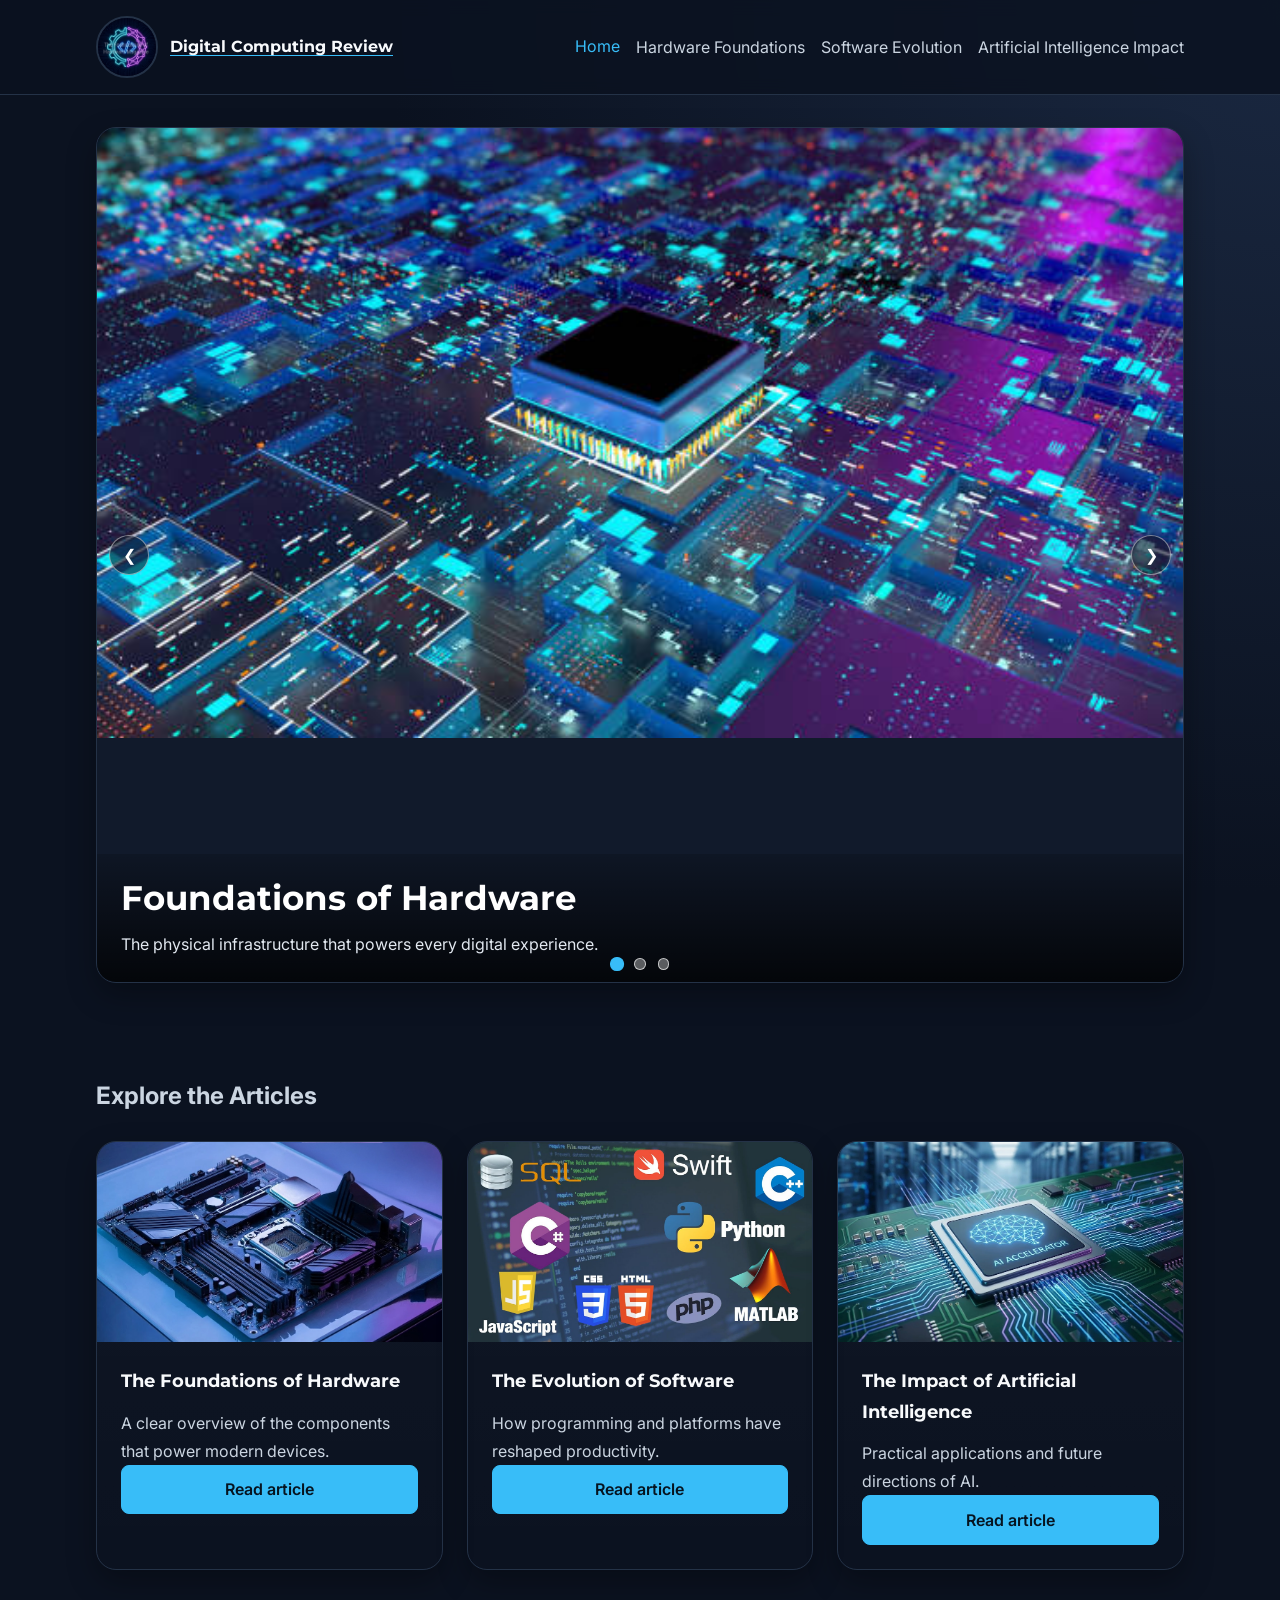
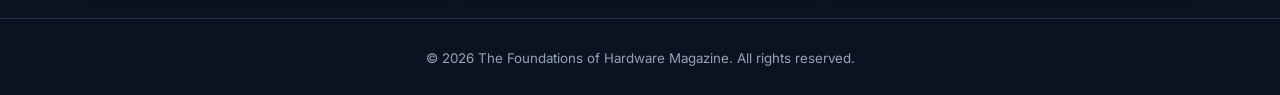
<file: index.html>
<!DOCTYPE html>
<html lang="en">

<head>
    <meta charset="UTF-8">
    <meta name="viewport" content="width=device-width, initial-scale=1.0">
    <meta name="description"
        content="A comprehensive review of the foundations of hardware, the evolution of software, and the impact of artificial intelligence on modern technology.">
    <title>Digital Computing Review</title>
    <link rel="stylesheet" href="css/variables.css">
    <link rel="stylesheet" href="css/styles.css">
</head>

<body>
    <header class="site-header">
        <nav aria-label="Main navigation" class="main-nav">
            <a href="index.html" class="brand" aria-label="Go to homepage">
                <img src="img/logo.jpg" alt="Digital Computing Review logo" class="logo">
                <p class="brand-copy">Digital Computing Review</p>
            </a>
            <div class="nav-links">
                <a href="index.html" aria-current="page">Home</a>
                <a href="article1.html">Hardware Foundations</a>
                <a href="article2.html">Software Evolution</a>
                <a href="article3.html">Artificial Intelligence Impact</a>
            </div>
        </nav>
    </header>

    <section class="carousel-section" aria-label="Featured technology topics">
        <div class="css-carousel" aria-label="Featured technology topics">
            <input class="carousel-toggle" type="radio" name="featured-slide" id="slide-1" checked>
            <input class="carousel-toggle" type="radio" name="featured-slide" id="slide-2">
            <input class="carousel-toggle" type="radio" name="featured-slide" id="slide-3">

            <div class="css-carousel-viewport">
                <div class="css-carousel-track">
                    <article class="css-carousel-slide">
                        <img src="img/hero-hardware.jpg"
                            alt="Foundations of Hardware feature image with circuit boards and server components">
                        <div class="css-carousel-caption">
                            <h2>Foundations of Hardware</h2>
                            <p>The physical infrastructure that powers every digital experience.</p>
                        </div>
                        <div class="carousel-arrows" aria-hidden="true">
                            <label for="slide-3" class="carousel-btn prev">❮</label>
                            <label for="slide-2" class="carousel-btn next">❯</label>
                        </div>
                    </article>

                    <article class="css-carousel-slide">
                        <img src="img/hero-software.jpg"
                            alt="Software Evolution feature image with development screens and architecture visuals">
                        <div class="css-carousel-caption">
                            <h2>Software Evolution</h2>
                            <p>How abstraction and platforms transformed modern engineering.</p>
                        </div>
                        <div class="carousel-arrows" aria-hidden="true">
                            <label for="slide-1" class="carousel-btn prev">❮</label>
                            <label for="slide-3" class="carousel-btn next">❯</label>
                        </div>
                    </article>

                    <article class="css-carousel-slide">
                        <img src="img/hero-ia.jpg"
                            alt="The AI Revolution feature image with neural data networks and digital patterns">
                        <div class="css-carousel-caption">
                            <h2>The AI Revolution</h2>
                            <p>Intelligent systems reshaping industries, creativity, and decision-making.</p>
                        </div>
                        <div class="carousel-arrows" aria-hidden="true">
                            <label for="slide-2" class="carousel-btn prev">❮</label>
                            <label for="slide-1" class="carousel-btn next">❯</label>
                        </div>
                    </article>
                </div>
            </div>

            <div class="carousel-dots" aria-label="Slide navigation">
                <label for="slide-1" class="carousel-dot" aria-label="Go to Foundations of Hardware"></label>
                <label for="slide-2" class="carousel-dot" aria-label="Go to Software Evolution"></label>
                <label for="slide-3" class="carousel-dot" aria-label="Go to The AI Revolution"></label>
            </div>
        </div>
    </section>

    <main>
        <section class="py-5">
            <div class="container">
                <h1 class="mb-4">Explore the Articles</h1>
                <div class="row g-4">
                    <div class="col-12 col-md-4">
                        <div class="card h-100">
                            <img src="img/Placa-base.png" class="card-img-top"
                                alt="Desktop motherboard with CPU socket">
                            <div class="card-body d-flex flex-column">
                                <h5 class="card-title">The Foundations of Hardware</h5>
                                <p class="card-text">A clear overview of the components that power modern devices.</p>
                                <a class="btn btn-primary mt-auto" href="article1.html">Read article</a>
                            </div>
                        </div>
                    </div>
                    <div class="col-12 col-md-4">
                        <div class="card h-100">
                            <img src="img/thumb-software.jpg" class="card-img-top"
                                alt="Laptop screen with software development tools">
                            <div class="card-body d-flex flex-column">
                                <h5 class="card-title">The Evolution of Software</h5>
                                <p class="card-text">How programming and platforms have reshaped productivity.</p>
                                <a class="btn btn-primary mt-auto" href="article2.html">Read article</a>
                            </div>
                        </div>
                    </div>
                    <div class="col-12 col-md-4">
                        <div class="card h-100">
                            <img src="img/ai-chip.png" class="card-img-top" alt="AI chip on a circuit board">
                            <div class="card-body d-flex flex-column">
                                <h5 class="card-title">The Impact of Artificial Intelligence</h5>
                                <p class="card-text">Practical applications and future directions of AI.</p>
                                <a class="btn btn-primary mt-auto" href="article3.html">Read article</a>
                            </div>
                        </div>
                    </div>
                </div>
            </div>
        </section>
    </main>

    <footer id="footer" class="main-footer">
        <small>© 2026 The Foundations of Hardware Magazine. All rights reserved.</small>
    </footer>
</body>

</html>
</file>
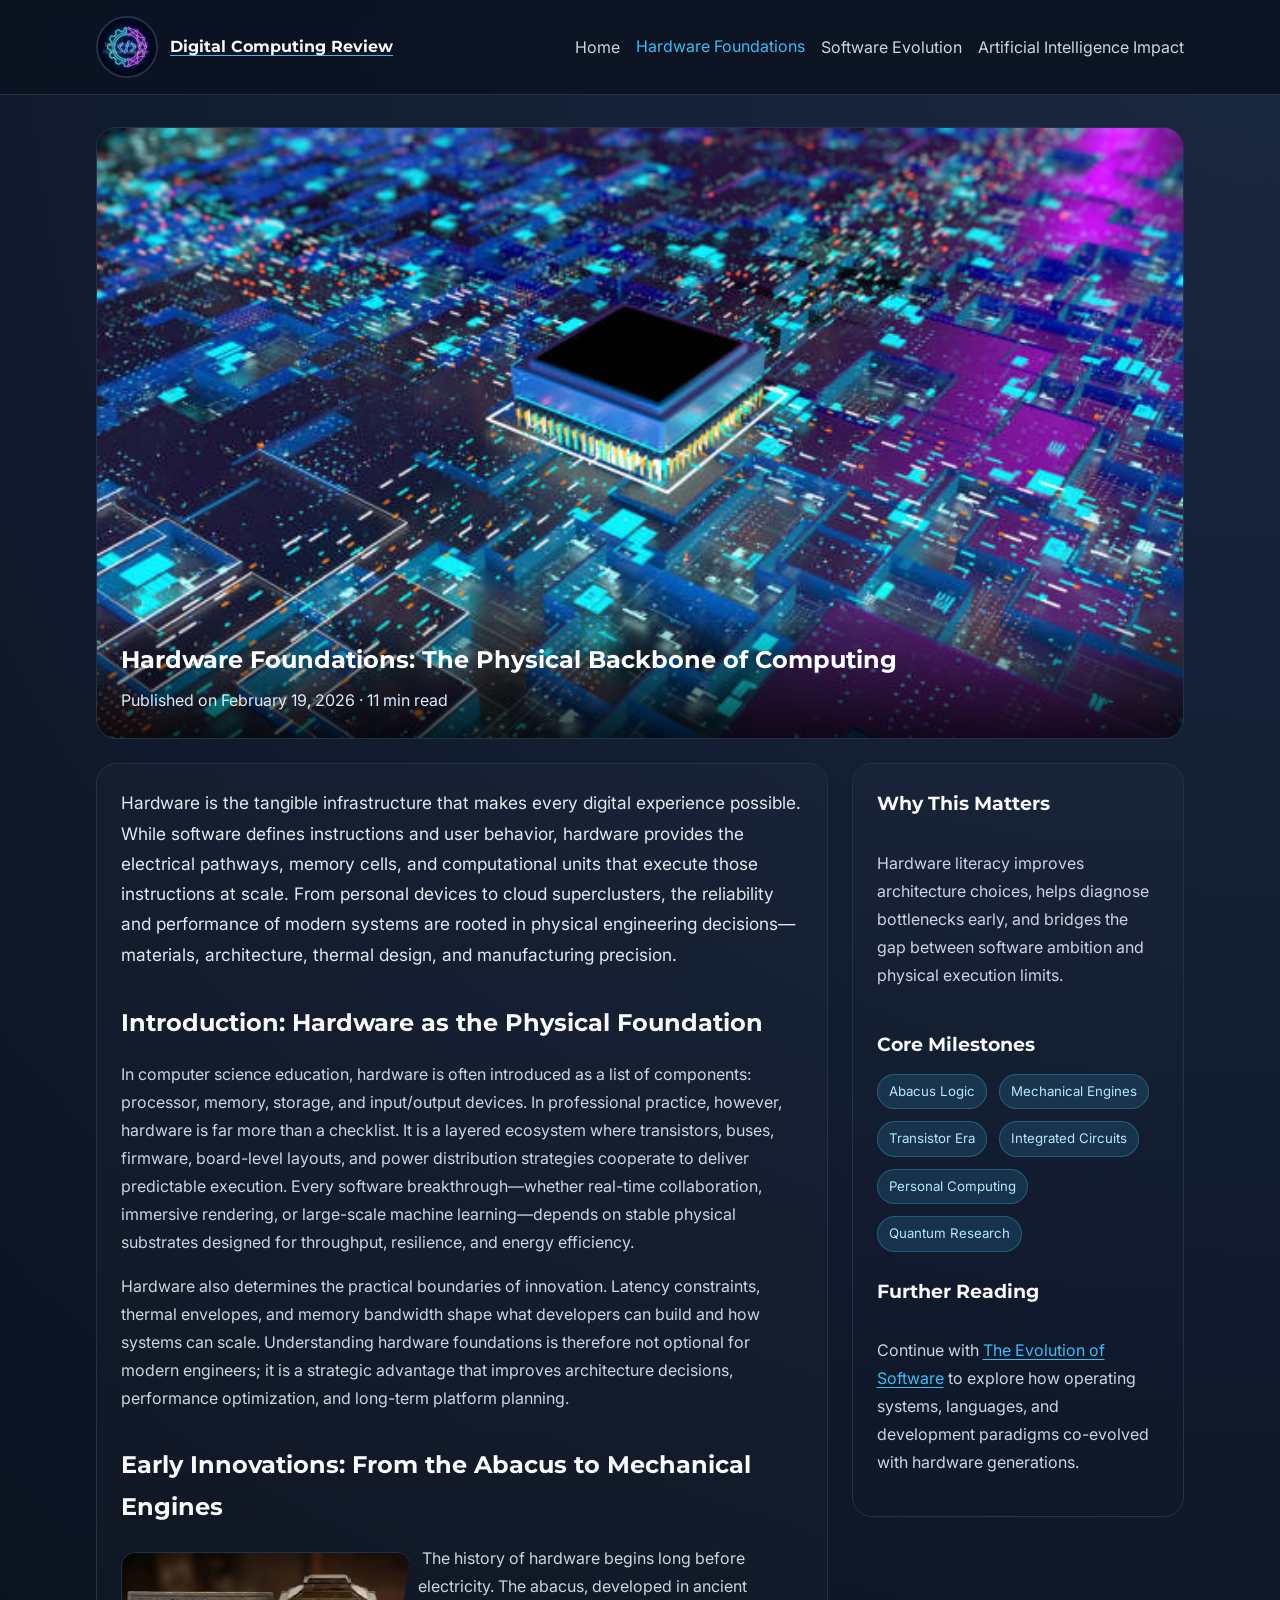
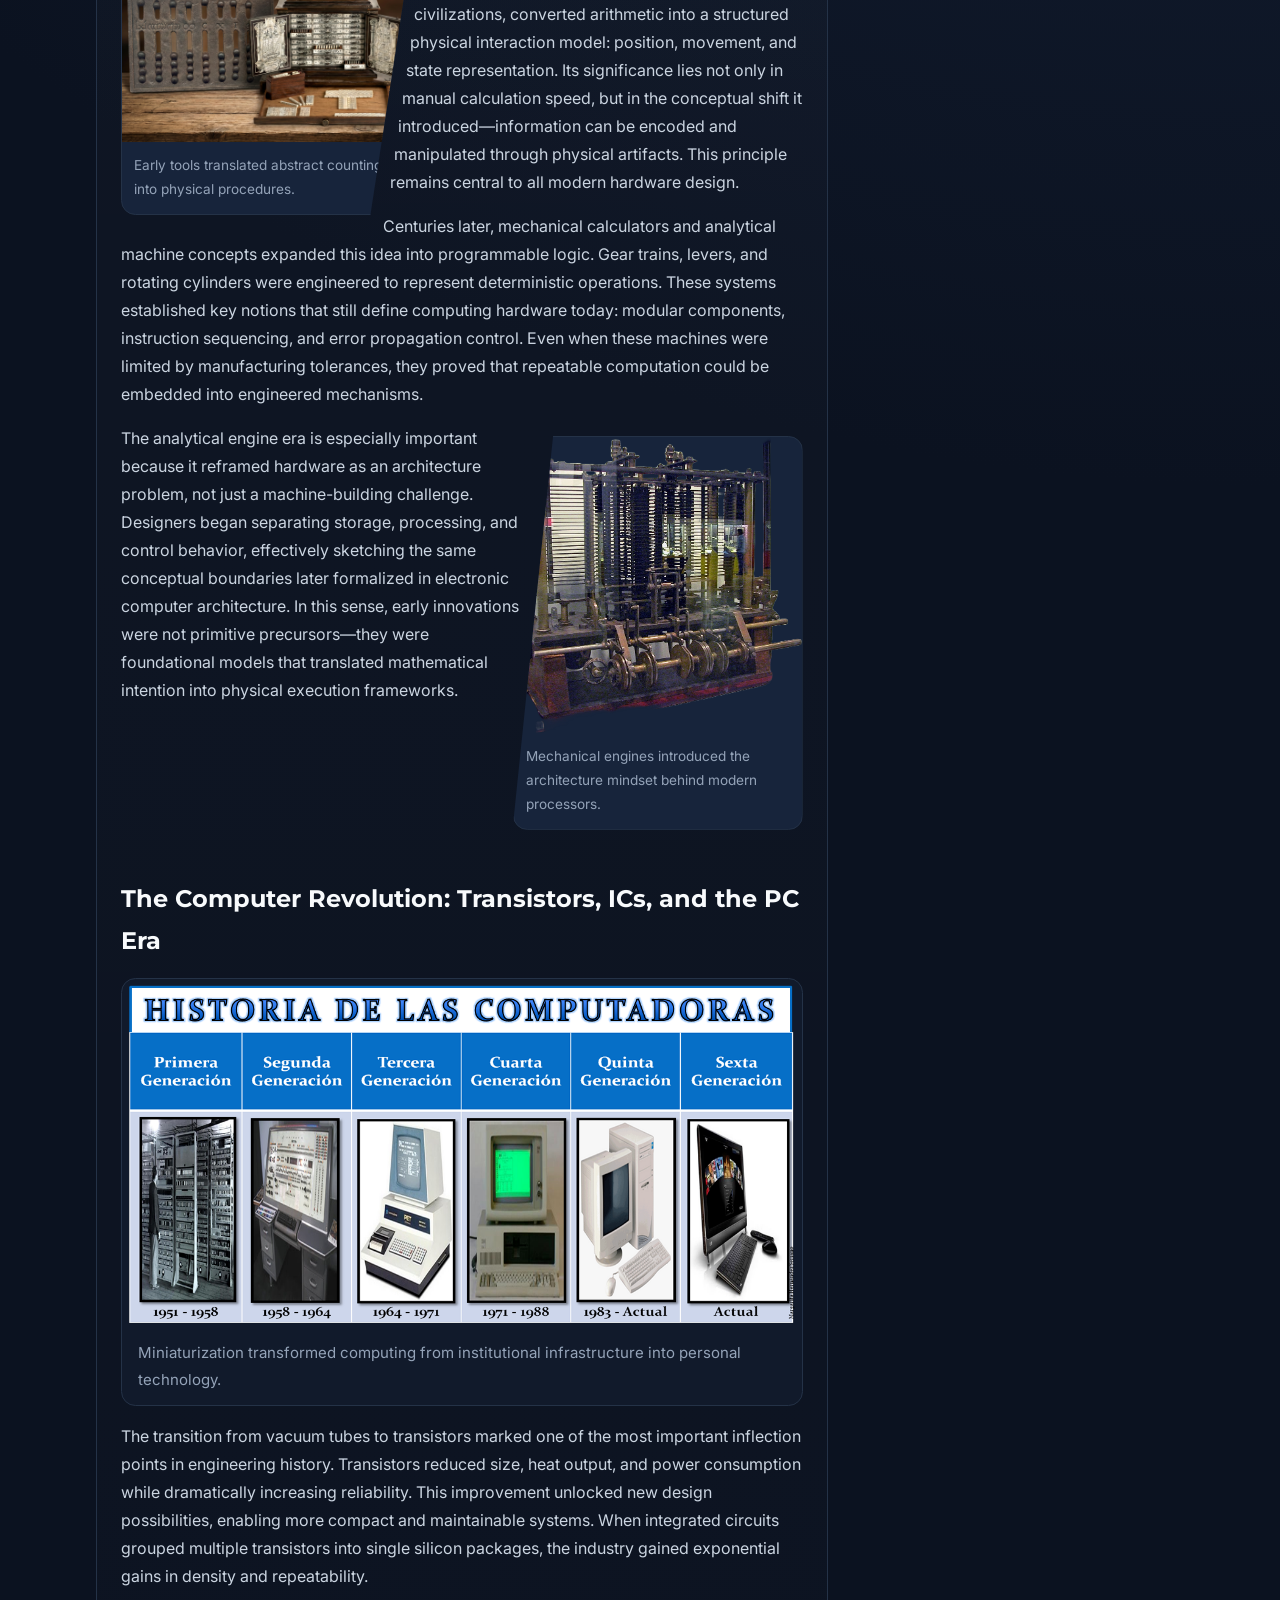
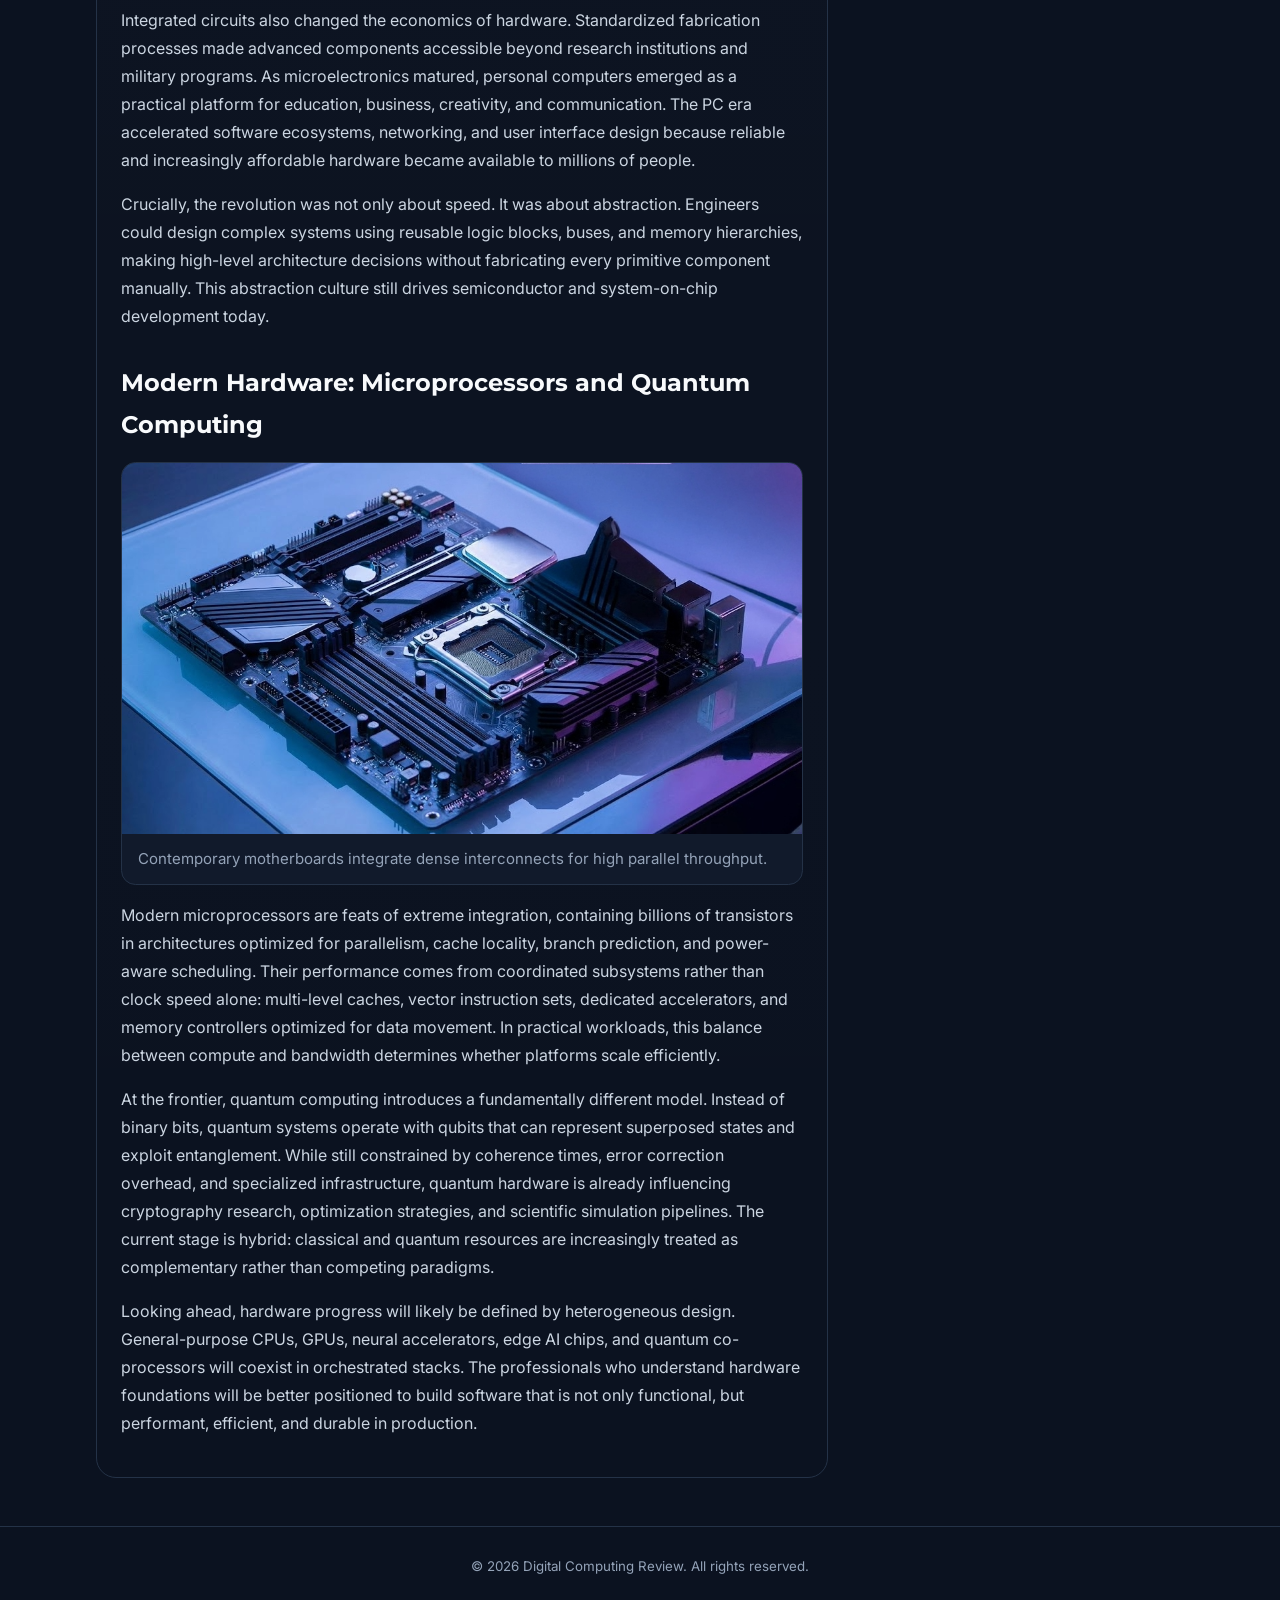
<file: article1.html>
<!DOCTYPE html>
<html lang="en">

<head>
    <meta charset="UTF-8">
    <meta name="viewport" content="width=device-width, initial-scale=1.0">
    <meta name="description"
        content="An in-depth premium article on hardware foundations, from early mechanical inventions to modern microprocessors and quantum systems.">
    <title>Hardware Foundations | Digital Computing Review</title>
    <link rel="stylesheet" href="css/variables.css">
    <link rel="stylesheet" href="css/styles.css">
</head>

<body>
    <a class="skip-link" href="#main-content">Skip to main content</a>

    <header class="site-header">
        <nav aria-label="Main navigation" class="main-nav">
            <a href="index.html" class="brand" aria-label="Go to homepage">
                <img src="img/logo.jpg" alt="Digital Computing Review logo" class="logo">
                <p class="brand-copy">Digital Computing Review</p>
            </a>
            <div class="nav-links">
                <a href="index.html">Home</a>
                <a href="article1.html" aria-current="page">Hardware Foundations</a>
                <a href="article2.html">Software Evolution</a>
                <a href="article3.html">Artificial Intelligence Impact</a>
            </div>
        </nav>
    </header>

    <main id="main-content" class="article-layout">
        <section class="hero" aria-labelledby="article-title">
            <img src="img/hero-hardware.jpg"
                alt="Close-up of high-density circuit boards and precision hardware components in a data center environment">
            <div class="hero-caption">
                <h1 id="article-title">Hardware Foundations: The Physical Backbone of Computing</h1>
                <p>Published on <time datetime="2026-02-19">February 19, 2026</time> · 11 min read</p>
            </div>
        </section>

        <section class="article-grid" aria-label="Article content and side insights">
            <article class="content">
                <p class="lead">
                    Hardware is the tangible infrastructure that makes every digital experience possible. While software
                    defines instructions and user behavior, hardware provides the electrical pathways, memory cells, and
                    computational units that execute those instructions at scale. From personal devices to cloud
                    superclusters, the reliability and performance of modern systems are rooted in physical engineering
                    decisions—materials, architecture, thermal design, and manufacturing precision.
                </p>

                <section class="article-section" id="introduction">
                    <h2>Introduction: Hardware as the Physical Foundation</h2>
                    <p>
                        In computer science education, hardware is often introduced as a list of components: processor,
                        memory, storage, and input/output devices. In professional practice, however, hardware is far
                        more than a checklist. It is a layered ecosystem where transistors, buses, firmware,
                        board-level layouts, and power distribution strategies cooperate to deliver predictable
                        execution. Every software breakthrough—whether real-time collaboration, immersive rendering, or
                        large-scale machine learning—depends on stable physical substrates designed for throughput,
                        resilience, and energy efficiency.
                    </p>
                    <p>
                        Hardware also determines the practical boundaries of innovation. Latency constraints, thermal
                        envelopes, and memory bandwidth shape what developers can build and how systems can scale.
                        Understanding hardware foundations is therefore not optional for modern engineers; it is a
                        strategic advantage that improves architecture decisions, performance optimization, and
                        long-term
                        platform planning.
                    </p>
                </section>

                <section class="article-section" id="early-innovations">
                    <h2>Early Innovations: From the Abacus to Mechanical Engines</h2>
                    <figure class="float-left">
                        <img src="img/Early-Innovations.png"
                            alt="Illustrative timeline showing early computational tools, including counting frames and mechanical devices">
                        <figcaption>Early tools translated abstract counting into physical procedures.</figcaption>
                    </figure>
                    <p>
                        The history of hardware begins long before electricity. The abacus, developed in ancient
                        civilizations, converted arithmetic into a structured physical interaction model: position,
                        movement, and state representation. Its significance lies not only in manual calculation speed,
                        but in the conceptual shift it introduced—information can be encoded and manipulated through
                        physical artifacts. This principle remains central to all modern hardware design.
                    </p>
                    <p>
                        Centuries later, mechanical calculators and analytical machine concepts expanded this idea into
                        programmable logic. Gear trains, levers, and rotating cylinders were engineered to represent
                        deterministic operations. These systems established key notions that still define computing
                        hardware today: modular components, instruction sequencing, and error propagation control. Even
                        when these machines were limited by manufacturing tolerances, they proved that repeatable
                        computation could be embedded into engineered mechanisms.
                    </p>
                    <figure class="float-right">
                        <img src="img/máquina_analítica.jpg"
                            alt="Historical depiction of an analytical engine with interconnected gears and control mechanisms">
                        <figcaption>Mechanical engines introduced the architecture mindset behind modern processors.
                        </figcaption>
                    </figure>
                    <p>
                        The analytical engine era is especially important because it reframed hardware as an
                        architecture problem, not just a machine-building challenge. Designers began separating storage,
                        processing, and control behavior, effectively sketching the same conceptual boundaries later
                        formalized in electronic computer architecture. In this sense, early innovations were not
                        primitive precursors—they were foundational models that translated mathematical intention into
                        physical execution frameworks.
                    </p>
                </section>

                <section class="article-section" id="computer-revolution">
                    <h2>The Computer Revolution: Transistors, ICs, and the PC Era</h2>
                    <figure class="media-card">
                        <img src="img/computer-evolution.png"
                            alt="Visual comparison of vacuum tube systems, transistor-based computers, and integrated circuit platforms">
                        <figcaption>Miniaturization transformed computing from institutional infrastructure into
                            personal technology.</figcaption>
                    </figure>
                    <p>
                        The transition from vacuum tubes to transistors marked one of the most important inflection
                        points in engineering history. Transistors reduced size, heat output, and power consumption
                        while dramatically increasing reliability. This improvement unlocked new design possibilities,
                        enabling more compact and maintainable systems. When integrated circuits grouped multiple
                        transistors into single silicon packages, the industry gained exponential gains in density and
                        repeatability.
                    </p>
                    <p>
                        Integrated circuits also changed the economics of hardware. Standardized fabrication processes
                        made advanced components accessible beyond research institutions and military programs. As
                        microelectronics matured, personal computers emerged as a practical platform for education,
                        business, creativity, and communication. The PC era accelerated software ecosystems, networking,
                        and user interface design because reliable and increasingly affordable hardware became available
                        to millions of people.
                    </p>
                    <p>
                        Crucially, the revolution was not only about speed. It was about abstraction. Engineers could
                        design complex systems using reusable logic blocks, buses, and memory hierarchies, making
                        high-level architecture decisions without fabricating every primitive component manually. This
                        abstraction culture still drives semiconductor and system-on-chip development today.
                    </p>
                </section>

                <section class="article-section" id="modern-hardware">
                    <h2>Modern Hardware: Microprocessors and Quantum Computing</h2>
                    <figure class="media-card">
                        <img src="img/Placa-base.png"
                            alt="Modern motherboard with a multi-core processor socket, memory channels, and high-speed expansion lanes">
                        <figcaption>Contemporary motherboards integrate dense interconnects for high parallel
                            throughput.</figcaption>
                    </figure>
                    <p>
                        Modern microprocessors are feats of extreme integration, containing billions of transistors in
                        architectures optimized for parallelism, cache locality, branch prediction, and power-aware
                        scheduling. Their performance comes from coordinated subsystems rather than clock speed alone:
                        multi-level caches, vector instruction sets, dedicated accelerators, and memory controllers
                        optimized for data movement. In practical workloads, this balance between compute and bandwidth
                        determines whether platforms scale efficiently.
                    </p>
                    <p>
                        At the frontier, quantum computing introduces a fundamentally different model. Instead of binary
                        bits, quantum systems operate with qubits that can represent superposed states and exploit
                        entanglement. While still constrained by coherence times, error correction overhead, and
                        specialized infrastructure, quantum hardware is already influencing cryptography research,
                        optimization strategies, and scientific simulation pipelines. The current stage is hybrid:
                        classical and quantum resources are increasingly treated as complementary rather than competing
                        paradigms.
                    </p>
                    <p>
                        Looking ahead, hardware progress will likely be defined by heterogeneous design. General-purpose
                        CPUs, GPUs, neural accelerators, edge AI chips, and quantum co-processors will coexist in
                        orchestrated stacks. The professionals who understand hardware foundations will be better
                        positioned to build software that is not only functional, but performant, efficient, and durable
                        in production.
                    </p>
                </section>
            </article>

            <aside class="side-panel" aria-label="Complementary highlights">
                <section class="side-block">
                    <h3>Why This Matters</h3>
                    <p>
                        Hardware literacy improves architecture choices, helps diagnose bottlenecks early, and bridges
                        the gap between software ambition and physical execution limits.
                    </p>
                </section>

                <section class="side-block">
                    <h3>Core Milestones</h3>
                    <div class="tag-list" aria-label="Hardware milestone tags">
                        <span class="tag">Abacus Logic</span>
                        <span class="tag">Mechanical Engines</span>
                        <span class="tag">Transistor Era</span>
                        <span class="tag">Integrated Circuits</span>
                        <span class="tag">Personal Computing</span>
                        <span class="tag">Quantum Research</span>
                    </div>
                </section>

                <section class="side-block">
                    <h3>Further Reading</h3>
                    <p>
                        Continue with <a href="article2.html">The Evolution of Software</a> to explore how operating
                        systems, languages, and development paradigms co-evolved with hardware generations.
                    </p>
                </section>
            </aside>
        </section>
    </main>

    <footer id="footer" class="main-footer">
        <small>© 2026 Digital Computing Review. All rights reserved.</small>
    </footer>
</body>

</html>
</file>
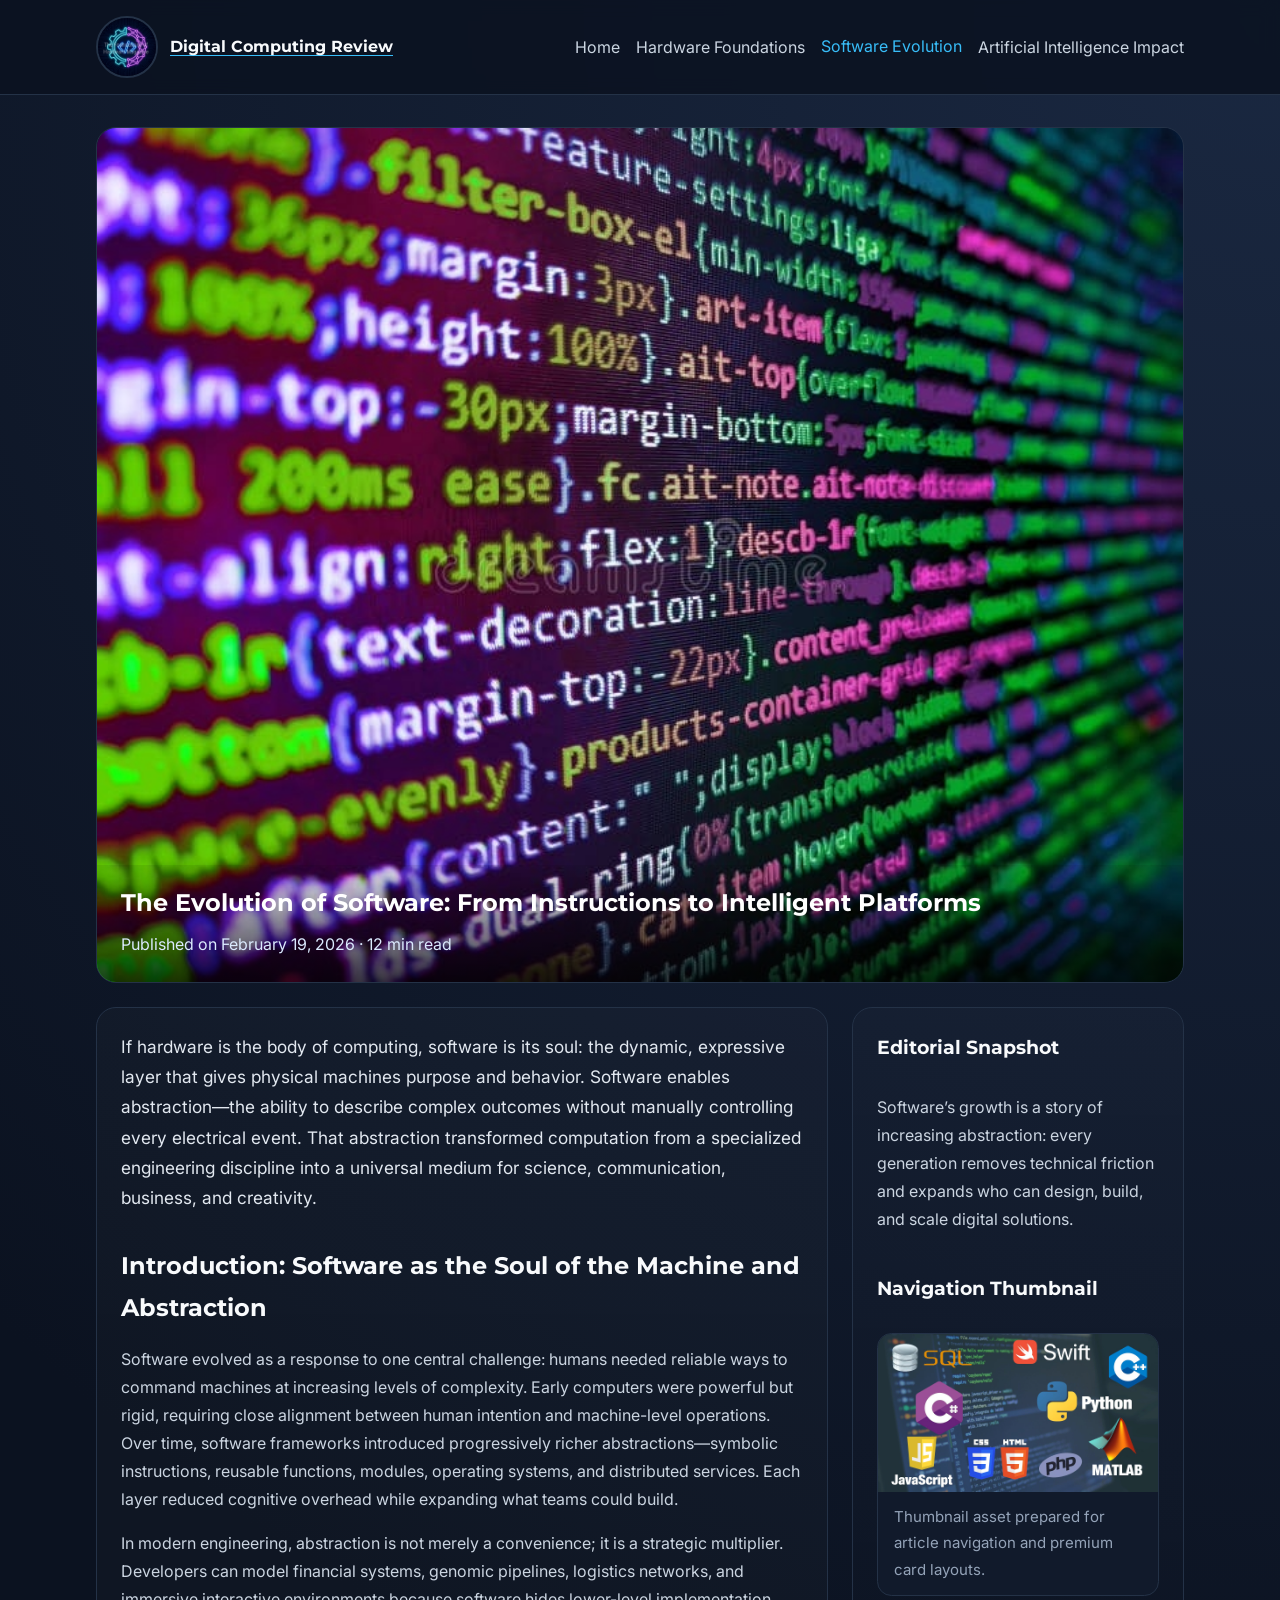
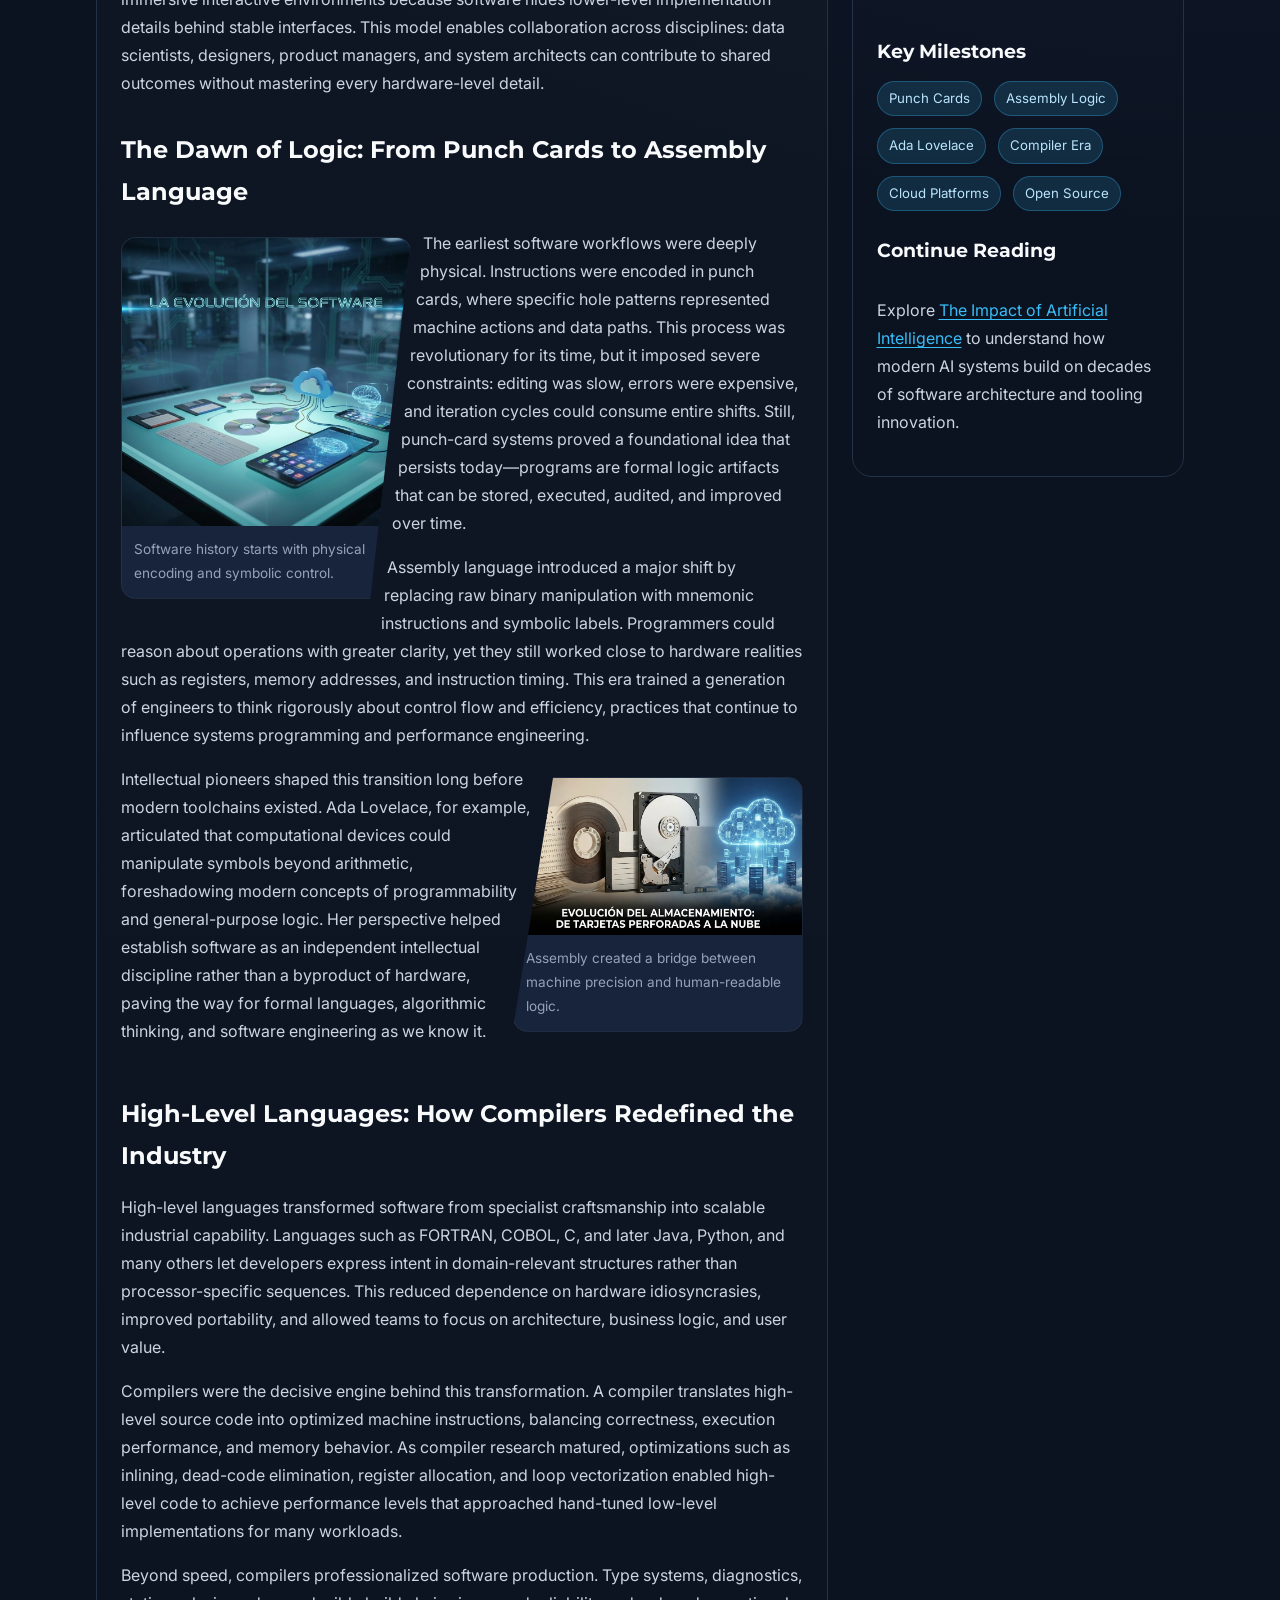
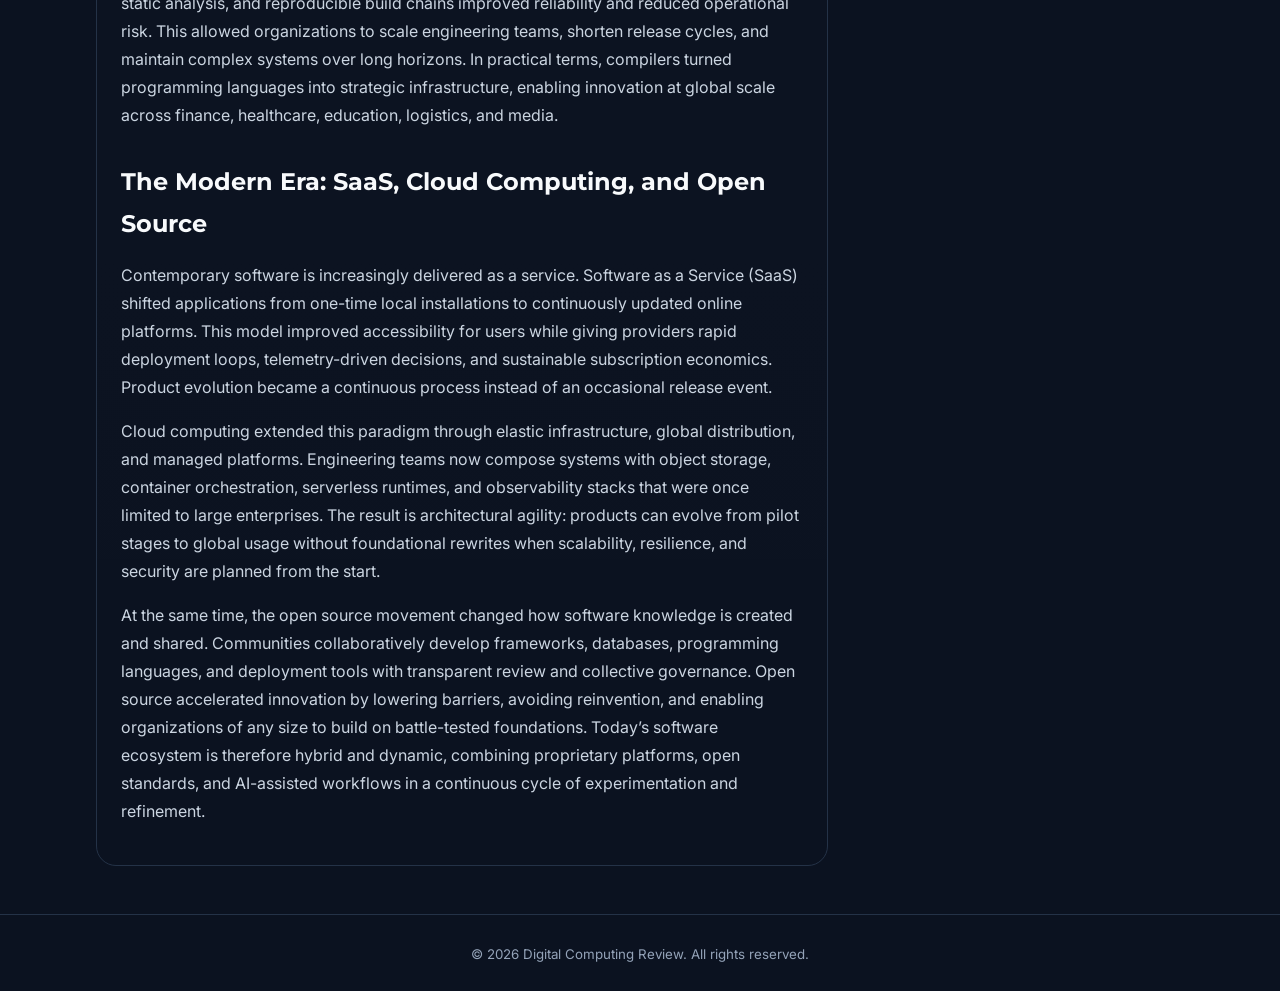
<file: article2.html>
<!DOCTYPE html>
<html lang="en">

<head>
    <meta charset="UTF-8">
    <meta name="viewport" content="width=device-width, initial-scale=1.0">
    <meta name="description"
        content="A premium digital magazine article about the evolution of software, from punch cards and assembly language to SaaS, cloud computing, and open source ecosystems.">
    <title>The Evolution of Software | Digital Computing Review</title>
    <link rel="stylesheet" href="css/variables.css">
    <link rel="stylesheet" href="css/styles.css">
</head>

<body>
    <a class="skip-link" href="#main-content">Skip to main content</a>

    <header class="site-header">
        <nav aria-label="Main navigation" class="main-nav">
            <a href="index.html" class="brand" aria-label="Go to homepage">
                <img src="img/logo.jpg" alt="Digital Computing Review logo" class="logo">
                <p class="brand-copy">Digital Computing Review</p>
            </a>
            <div class="nav-links">
                <a href="index.html">Home</a>
                <a href="article1.html">Hardware Foundations</a>
                <a href="article2.html" aria-current="page">Software Evolution</a>
                <a href="article3.html">Artificial Intelligence Impact</a>
            </div>
        </nav>
    </header>

    <main id="main-content" class="article-layout">
        <section class="hero" aria-labelledby="article-title">
            <img src="img/hero-software.jpg"
                alt="Layered software interfaces and abstract code structures representing modern software ecosystems">
            <div class="hero-caption">
                <h1 id="article-title">The Evolution of Software: From Instructions to Intelligent Platforms</h1>
                <p>Published on <time datetime="2026-02-19">February 19, 2026</time> · 12 min read</p>
            </div>
        </section>

        <section class="article-grid" aria-label="Article content and side insights">
            <article class="content">
                <p class="lead">
                    If hardware is the body of computing, software is its soul: the dynamic, expressive layer that gives
                    physical machines purpose and behavior. Software enables abstraction—the ability to describe complex
                    outcomes without manually controlling every electrical event. That abstraction transformed
                    computation from a specialized engineering discipline into a universal medium for science,
                    communication, business, and creativity.
                </p>

                <section class="article-section" id="introduction">
                    <h2>Introduction: Software as the Soul of the Machine and Abstraction</h2>
                    <p>
                        Software evolved as a response to one central challenge: humans needed reliable ways to command
                        machines at increasing levels of complexity. Early computers were powerful but rigid, requiring
                        close alignment between human intention and machine-level operations. Over time, software
                        frameworks introduced progressively richer abstractions—symbolic instructions, reusable
                        functions, modules, operating systems, and distributed services. Each layer reduced cognitive
                        overhead while expanding what teams could build.
                    </p>
                    <p>
                        In modern engineering, abstraction is not merely a convenience; it is a strategic multiplier.
                        Developers can model financial systems, genomic pipelines, logistics networks, and immersive
                        interactive environments because software hides lower-level implementation details behind stable
                        interfaces. This model enables collaboration across disciplines: data scientists, designers,
                        product managers, and system architects can contribute to shared outcomes without mastering
                        every
                        hardware-level detail.
                    </p>
                </section>

                <section class="article-section" id="dawn-of-logic">
                    <h2>The Dawn of Logic: From Punch Cards to Assembly Language</h2>
                    <figure class="float-left">
                        <img src="img/Software-evolution.png"
                            alt="Historical progression from physical punch card workflows to symbolic software programming methods">
                        <figcaption>Software history starts with physical encoding and symbolic control.</figcaption>
                    </figure>
                    <p>
                        The earliest software workflows were deeply physical. Instructions were encoded in punch cards,
                        where specific hole patterns represented machine actions and data paths. This process was
                        revolutionary for its time, but it imposed severe constraints: editing was slow, errors were
                        expensive, and iteration cycles could consume entire shifts. Still, punch-card systems proved a
                        foundational idea that persists today—programs are formal logic artifacts that can be stored,
                        executed, audited, and improved over time.
                    </p>
                    <p>
                        Assembly language introduced a major shift by replacing raw binary manipulation with mnemonic
                        instructions and symbolic labels. Programmers could reason about operations with greater
                        clarity,
                        yet they still worked close to hardware realities such as registers, memory addresses, and
                        instruction timing. This era trained a generation of engineers to think rigorously about control
                        flow and efficiency, practices that continue to influence systems programming and performance
                        engineering.
                    </p>
                    <figure class="float-right">
                        <img src="img/detalle-software.png"
                            alt="Technical close-up with assembly-like syntax and low-level software architecture diagrams">
                        <figcaption>Assembly created a bridge between machine precision and human-readable logic.
                        </figcaption>
                    </figure>
                    <p>
                        Intellectual pioneers shaped this transition long before modern toolchains existed. Ada
                        Lovelace,
                        for example, articulated that computational devices could manipulate symbols beyond arithmetic,
                        foreshadowing modern concepts of programmability and general-purpose logic. Her perspective
                        helped
                        establish software as an independent intellectual discipline rather than a byproduct of
                        hardware,
                        paving the way for formal languages, algorithmic thinking, and software engineering as we know
                        it.
                    </p>
                </section>

                <section class="article-section" id="high-level-languages">
                    <h2>High-Level Languages: How Compilers Redefined the Industry</h2>
                    <p>
                        High-level languages transformed software from specialist craftsmanship into scalable industrial
                        capability. Languages such as FORTRAN, COBOL, C, and later Java, Python, and many others let
                        developers express intent in domain-relevant structures rather than processor-specific
                        sequences.
                        This reduced dependence on hardware idiosyncrasies, improved portability, and allowed teams to
                        focus on architecture, business logic, and user value.
                    </p>
                    <p>
                        Compilers were the decisive engine behind this transformation. A compiler translates high-level
                        source code into optimized machine instructions, balancing correctness, execution performance,
                        and memory behavior. As compiler research matured, optimizations such as inlining, dead-code
                        elimination, register allocation, and loop vectorization enabled high-level code to achieve
                        performance levels that approached hand-tuned low-level implementations for many workloads.
                    </p>
                    <p>
                        Beyond speed, compilers professionalized software production. Type systems, diagnostics, static
                        analysis, and reproducible build chains improved reliability and reduced operational risk. This
                        allowed organizations to scale engineering teams, shorten release cycles, and maintain complex
                        systems over long horizons. In practical terms, compilers turned programming languages into
                        strategic infrastructure, enabling innovation at global scale across finance, healthcare,
                        education, logistics, and media.
                    </p>
                </section>

                <section class="article-section" id="modern-era">
                    <h2>The Modern Era: SaaS, Cloud Computing, and Open Source</h2>
                    <p>
                        Contemporary software is increasingly delivered as a service. Software as a Service (SaaS)
                        shifted applications from one-time local installations to continuously updated online platforms.
                        This model improved accessibility for users while giving providers rapid deployment loops,
                        telemetry-driven decisions, and sustainable subscription economics. Product evolution became a
                        continuous process instead of an occasional release event.
                    </p>
                    <p>
                        Cloud computing extended this paradigm through elastic infrastructure, global distribution, and
                        managed platforms. Engineering teams now compose systems with object storage, container
                        orchestration, serverless runtimes, and observability stacks that were once limited to large
                        enterprises. The result is architectural agility: products can evolve from pilot stages to
                        global usage without foundational rewrites when scalability, resilience, and security are
                        planned
                        from the start.
                    </p>
                    <p>
                        At the same time, the open source movement changed how software knowledge is created and shared.
                        Communities collaboratively develop frameworks, databases, programming languages, and deployment
                        tools with transparent review and collective governance. Open source accelerated innovation by
                        lowering barriers, avoiding reinvention, and enabling organizations of any size to build on
                        battle-tested foundations. Today’s software ecosystem is therefore hybrid and dynamic, combining
                        proprietary platforms, open standards, and AI-assisted workflows in a continuous cycle of
                        experimentation and refinement.
                    </p>
                </section>
            </article>

            <aside class="side-panel" aria-label="Complementary highlights">
                <section class="side-block">
                    <h3>Editorial Snapshot</h3>
                    <p>
                        Software’s growth is a story of increasing abstraction: every generation removes technical
                        friction and expands who can design, build, and scale digital solutions.
                    </p>
                </section>

                <section class="side-block">
                    <h3>Navigation Thumbnail</h3>
                    <figure class="media-card">
                        <img src="img/thumb-software.jpg"
                            alt="Software article thumbnail showing a modern development interface for digital magazine navigation">
                        <figcaption>Thumbnail asset prepared for article navigation and premium card layouts.
                        </figcaption>
                    </figure>
                </section>

                <section class="side-block">
                    <h3>Key Milestones</h3>
                    <div class="tag-list" aria-label="Software milestone tags">
                        <span class="tag">Punch Cards</span>
                        <span class="tag">Assembly Logic</span>
                        <span class="tag">Ada Lovelace</span>
                        <span class="tag">Compiler Era</span>
                        <span class="tag">Cloud Platforms</span>
                        <span class="tag">Open Source</span>
                    </div>
                </section>

                <section class="side-block">
                    <h3>Continue Reading</h3>
                    <p>
                        Explore <a href="article3.html">The Impact of Artificial Intelligence</a> to understand how
                        modern AI systems build on decades of software architecture and tooling innovation.
                    </p>
                </section>
            </aside>
        </section>
    </main>

    <footer id="footer" class="main-footer">
        <small>© 2026 Digital Computing Review. All rights reserved.</small>
    </footer>
</body>

</html>
</file>
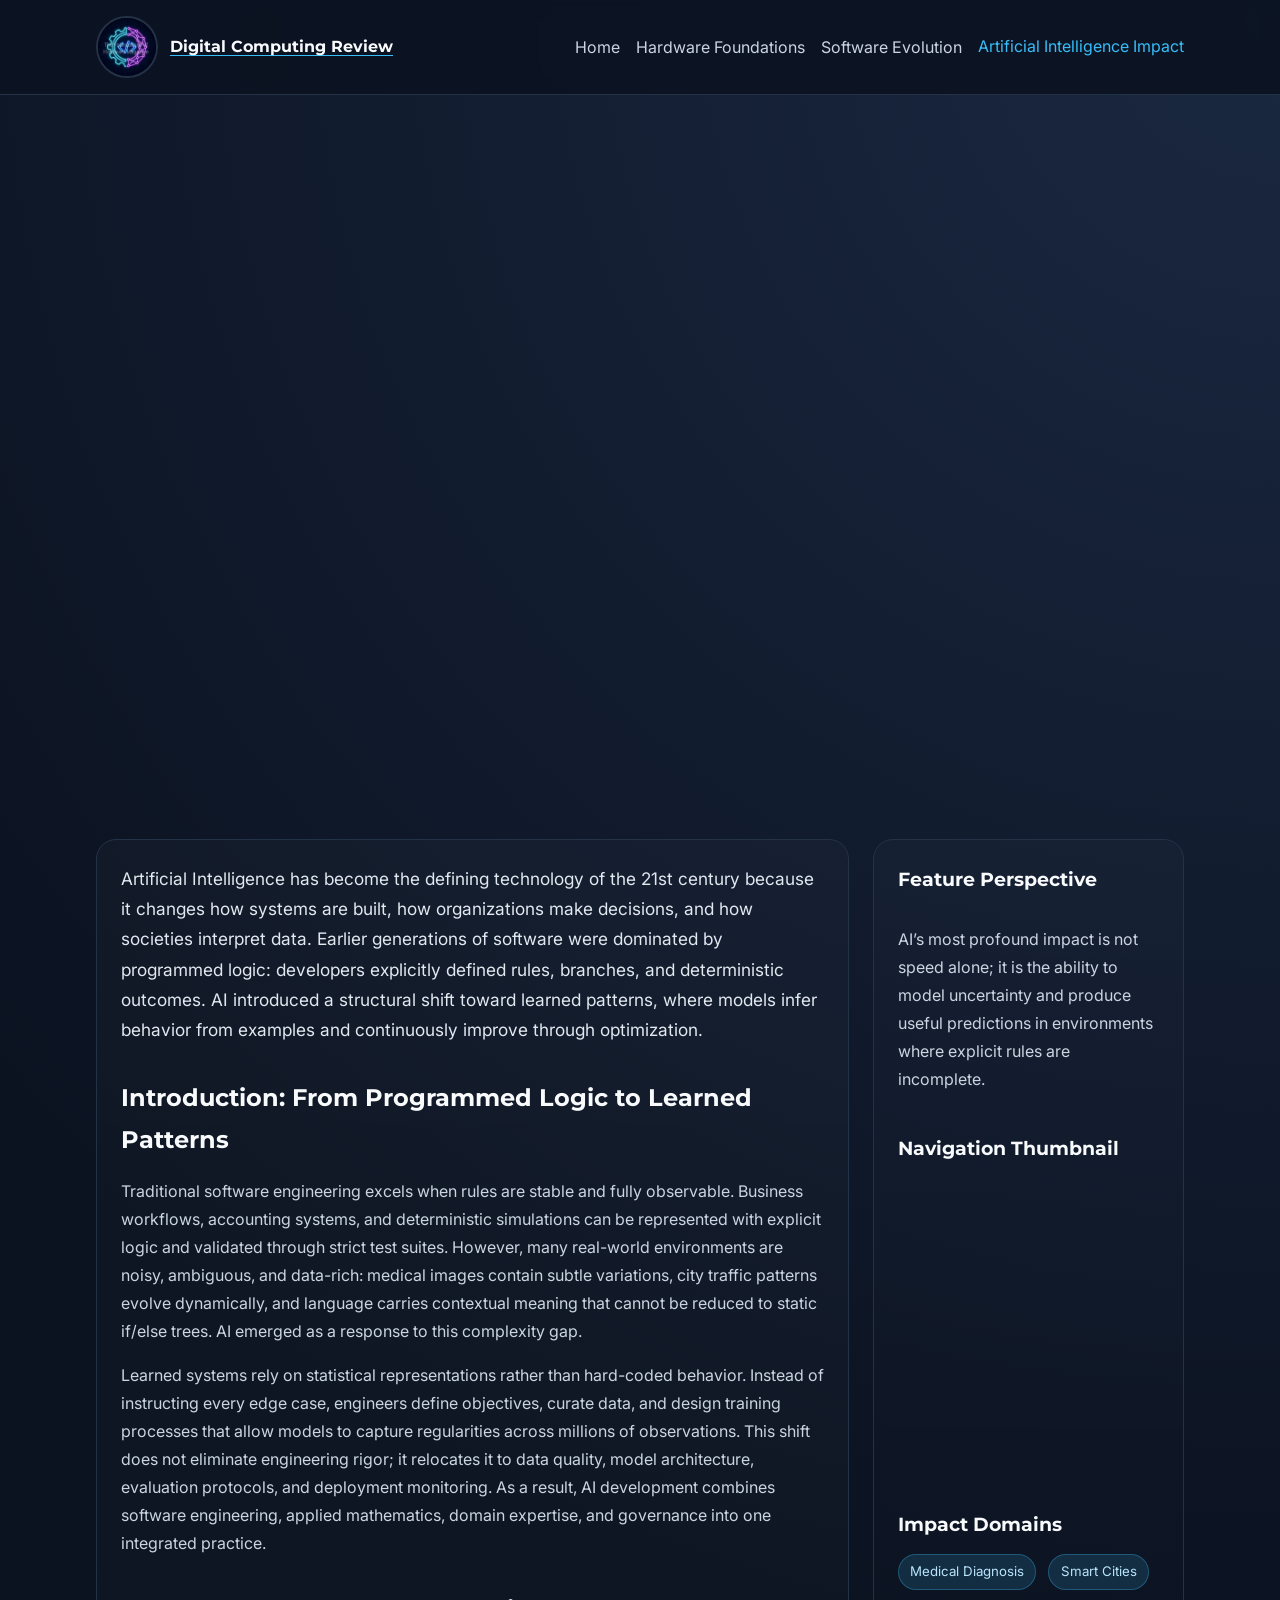
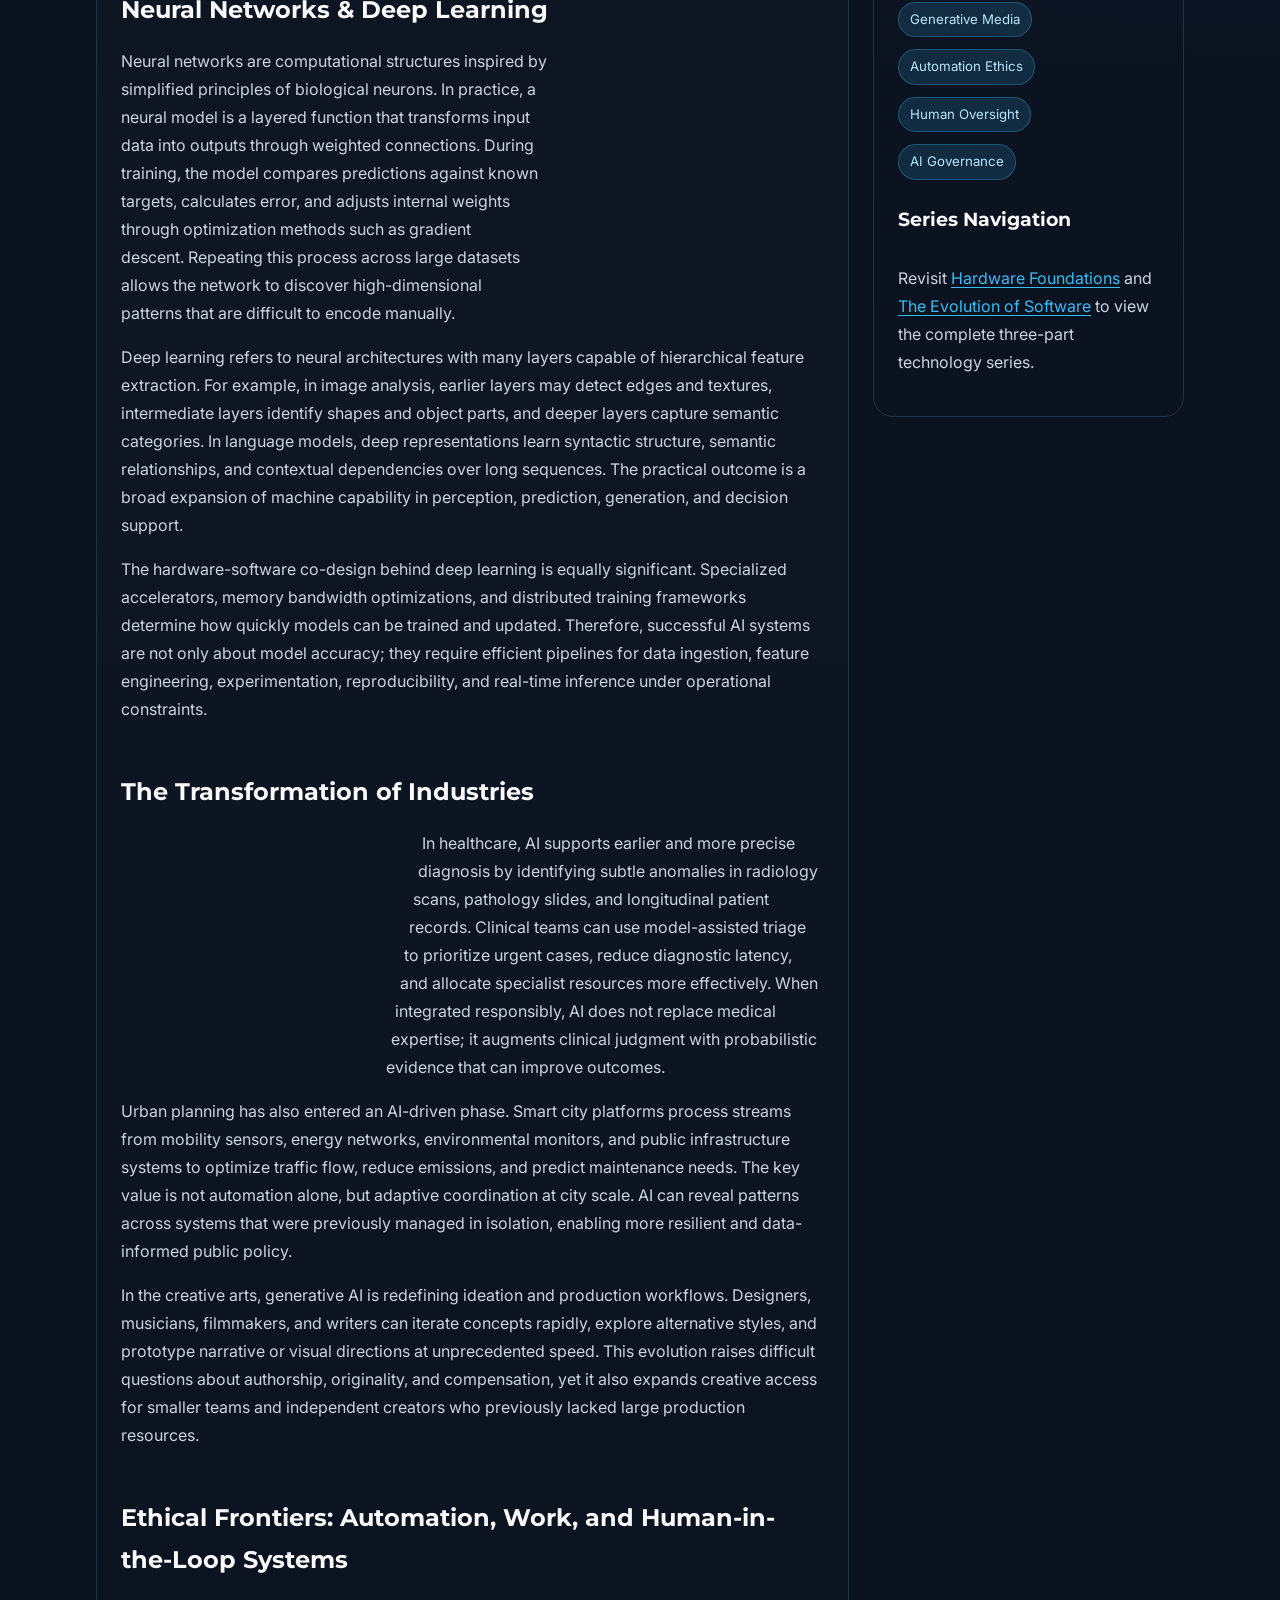
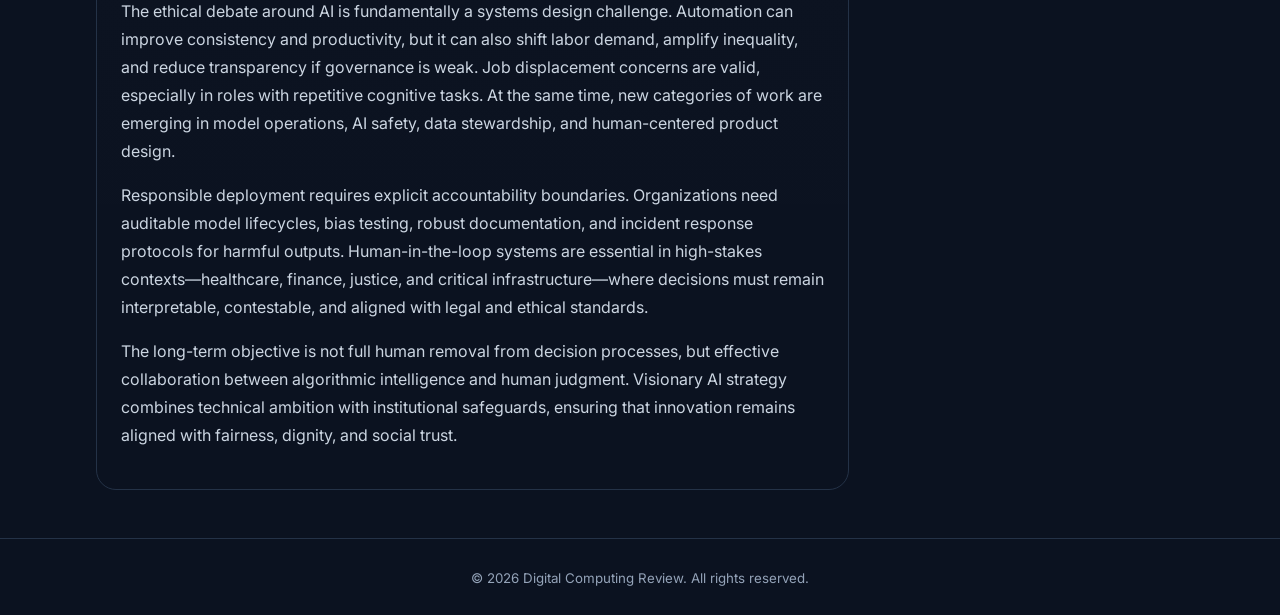
<file: article3.html>
<!DOCTYPE html>
<html lang="en">

<head>
    <meta charset="UTF-8">
    <meta name="viewport" content="width=device-width, initial-scale=1.0">
    <meta name="description"
        content="A technical and visionary feature article exploring the impact of artificial intelligence across engineering, society, and ethics.">
    <title>The Impact of Artificial Intelligence | Digital Computing Review</title>
    <link rel="stylesheet" href="css/variables.css">
    <link rel="stylesheet" href="css/styles.css">
</head>

<body>
    <a class="skip-link" href="#main-content">Skip to main content</a>

    <header class="site-header">
        <nav aria-label="Main navigation" class="main-nav">
            <a href="index.html" class="brand" aria-label="Go to homepage">
                <img src="img/logo.jpg" alt="Digital Computing Review logo" class="logo">
                <p class="brand-copy">Digital Computing Review</p>
            </a>
            <div class="nav-links">
                <a href="index.html">Home</a>
                <a href="article1.html">Hardware Foundations</a>
                <a href="article2.html">Software Evolution</a>
                <a href="article3.html" aria-current="page">Artificial Intelligence Impact</a>
            </div>
        </nav>
    </header>

    <main id="main-content" class="article-layout">
        <section class="hero reveal" aria-labelledby="article-title">
            <img src="img/hero-ia.jpg"
                alt="Futuristic artificial intelligence visualization with neural pathways, data particles, and digital city overlays">
            <div class="hero-caption">
                <h1 id="article-title">The Impact of Artificial Intelligence</h1>
                <p>Published on <time datetime="2026-02-19">February 19, 2026</time> · 13 min read</p>
            </div>
        </section>

        <section class="feature-article-grid" aria-label="Feature article content and editorial insights">
            <article class="content">
                <p class="lead">
                    Artificial Intelligence has become the defining technology of the 21st century because it changes
                    how systems are built, how organizations make decisions, and how societies interpret data. Earlier
                    generations of software were dominated by programmed logic: developers explicitly defined rules,
                    branches, and deterministic outcomes. AI introduced a structural shift toward learned patterns,
                    where models infer behavior from examples and continuously improve through optimization.
                </p>

                <section class="article-section" id="introduction">
                    <h2>Introduction: From Programmed Logic to Learned Patterns</h2>
                    <p>
                        Traditional software engineering excels when rules are stable and fully observable. Business
                        workflows, accounting systems, and deterministic simulations can be represented with explicit
                        logic and validated through strict test suites. However, many real-world environments are noisy,
                        ambiguous, and data-rich: medical images contain subtle variations, city traffic patterns evolve
                        dynamically, and language carries contextual meaning that cannot be reduced to static if/else
                        trees. AI emerged as a response to this complexity gap.
                    </p>
                    <p>
                        Learned systems rely on statistical representations rather than hard-coded behavior. Instead of
                        instructing every edge case, engineers define objectives, curate data, and design training
                        processes that allow models to capture regularities across millions of observations. This shift
                        does not eliminate engineering rigor; it relocates it to data quality, model architecture,
                        evaluation protocols, and deployment monitoring. As a result, AI development combines software
                        engineering, applied mathematics, domain expertise, and governance into one integrated practice.
                    </p>
                </section>

                <section class="article-section" id="neural-networks">
                    <h2>Neural Networks &amp; Deep Learning</h2>
                    <figure class="float-right reveal">
                        <img src="img/ai-chip.png"
                            alt="Close-up of an AI accelerator chip designed for high-throughput neural network computation">
                        <figcaption>AI chips execute matrix-heavy workloads that power modern neural models.
                        </figcaption>
                    </figure>
                    <p>
                        Neural networks are computational structures inspired by simplified principles of biological
                        neurons. In practice, a neural model is a layered function that transforms input data into
                        outputs through weighted connections. During training, the model compares predictions against
                        known targets, calculates error, and adjusts internal weights through optimization methods such
                        as gradient descent. Repeating this process across large datasets allows the network to discover
                        high-dimensional patterns that are difficult to encode manually.
                    </p>
                    <p>
                        Deep learning refers to neural architectures with many layers capable of hierarchical feature
                        extraction. For example, in image analysis, earlier layers may detect edges and textures,
                        intermediate layers identify shapes and object parts, and deeper layers capture semantic
                        categories. In language models, deep representations learn syntactic structure, semantic
                        relationships, and contextual dependencies over long sequences. The practical outcome is a broad
                        expansion of machine capability in perception, prediction, generation, and decision support.
                    </p>
                    <p>
                        The hardware-software co-design behind deep learning is equally significant. Specialized
                        accelerators, memory bandwidth optimizations, and distributed training frameworks determine how
                        quickly models can be trained and updated. Therefore, successful AI systems are not only about
                        model accuracy; they require efficient pipelines for data ingestion, feature engineering,
                        experimentation, reproducibility, and real-time inference under operational constraints.
                    </p>
                </section>

                <section class="article-section" id="industry-transformation">
                    <h2>The Transformation of Industries</h2>
                    <figure class="float-left reveal">
                        <img src="img/detalle-ia.png"
                            alt="Infographic-style visualization showing AI impact across healthcare, smart cities, and creative industries">
                        <figcaption>AI impact is strongest where pattern recognition meets high-value decisions.
                        </figcaption>
                    </figure>
                    <p>
                        In healthcare, AI supports earlier and more precise diagnosis by identifying subtle anomalies in
                        radiology scans, pathology slides, and longitudinal patient records. Clinical teams can use
                        model-assisted triage to prioritize urgent cases, reduce diagnostic latency, and allocate
                        specialist resources more effectively. When integrated responsibly, AI does not replace medical
                        expertise; it augments clinical judgment with probabilistic evidence that can improve outcomes.
                    </p>
                    <p>
                        Urban planning has also entered an AI-driven phase. Smart city platforms process streams from
                        mobility sensors, energy networks, environmental monitors, and public infrastructure systems to
                        optimize traffic flow, reduce emissions, and predict maintenance needs. The key value is not
                        automation alone, but adaptive coordination at city scale. AI can reveal patterns across systems
                        that were previously managed in isolation, enabling more resilient and data-informed public
                        policy.
                    </p>
                    <p>
                        In the creative arts, generative AI is redefining ideation and production workflows. Designers,
                        musicians, filmmakers, and writers can iterate concepts rapidly, explore alternative styles, and
                        prototype narrative or visual directions at unprecedented speed. This evolution raises difficult
                        questions about authorship, originality, and compensation, yet it also expands creative access
                        for smaller teams and independent creators who previously lacked large production resources.
                    </p>
                </section>

                <section class="article-section" id="ethical-frontiers">
                    <h2>Ethical Frontiers: Automation, Work, and Human-in-the-Loop Systems</h2>
                    <p>
                        The ethical debate around AI is fundamentally a systems design challenge. Automation can improve
                        consistency and productivity, but it can also shift labor demand, amplify inequality, and reduce
                        transparency if governance is weak. Job displacement concerns are valid, especially in roles
                        with
                        repetitive cognitive tasks. At the same time, new categories of work are emerging in model
                        operations, AI safety, data stewardship, and human-centered product design.
                    </p>
                    <p>
                        Responsible deployment requires explicit accountability boundaries. Organizations need auditable
                        model lifecycles, bias testing, robust documentation, and incident response protocols for
                        harmful outputs. Human-in-the-loop systems are essential in high-stakes contexts—healthcare,
                        finance, justice, and critical infrastructure—where decisions must remain interpretable,
                        contestable, and aligned with legal and ethical standards.
                    </p>
                    <p>
                        The long-term objective is not full human removal from decision processes, but effective
                        collaboration between algorithmic intelligence and human judgment. Visionary AI strategy
                        combines
                        technical ambition with institutional safeguards, ensuring that innovation remains aligned with
                        fairness, dignity, and social trust.
                    </p>
                </section>
            </article>

            <aside class="side-panel" aria-label="Editorial highlights and navigation">
                <section class="side-block">
                    <h3>Feature Perspective</h3>
                    <p>
                        AI’s most profound impact is not speed alone; it is the ability to model uncertainty and produce
                        useful predictions in environments where explicit rules are incomplete.
                    </p>
                </section>

                <section class="side-block">
                    <h3>Navigation Thumbnail</h3>
                    <figure class="media-card reveal">
                        <img src="img/thumb-ia.png"
                            alt="Navigation thumbnail representing artificial intelligence with neural data flows and digital visualization">
                        <figcaption>Thumbnail ready for index cards and cross-article navigation.</figcaption>
                    </figure>
                </section>

                <section class="side-block">
                    <h3>Impact Domains</h3>
                    <div class="tag-list" aria-label="AI impact domain tags">
                        <span class="tag">Medical Diagnosis</span>
                        <span class="tag">Smart Cities</span>
                        <span class="tag">Generative Media</span>
                        <span class="tag">Automation Ethics</span>
                        <span class="tag">Human Oversight</span>
                        <span class="tag">AI Governance</span>
                    </div>
                </section>

                <section class="side-block">
                    <h3>Series Navigation</h3>
                    <p>
                        Revisit <a href="article1.html">Hardware Foundations</a> and
                        <a href="article2.html">The Evolution of Software</a> to view the complete three-part
                        technology series.
                    </p>
                </section>
            </aside>
        </section>
    </main>

    <footer id="footer" class="main-footer">
        <small>© 2026 Digital Computing Review. All rights reserved.</small>
    </footer>
</body>

</html>
</file>
<file: css/variables.css>
@import url('https://fonts.googleapis.com/css2?family=Inter:wght@400;500;600;700&family=Montserrat:wght@600;700;800&display=swap');

:root {
  --color-bg: #0b1220;
  --color-surface: #111a2b;
  --color-surface-soft: #17243b;
  --color-title: #f8fafc;
  --color-text: #cbd5e1;
  --color-muted: #94a3b8;
  --color-primary: #38bdf8;
  --color-secondary: #818cf8;
  --color-border: #243247;
  --color-white: #ffffff;

  --ff-body: 'Inter', sans-serif;
  --ff-heading: 'Montserrat', sans-serif;

  --space-1: 0.5rem;
  --space-2: 0.75rem;
  --space-3: 1rem;
  --space-4: 1.5rem;
  --space-5: 2rem;
  --space-6: 3rem;

  --radius-sm: 0.5rem;
  --radius-md: 0.9rem;
  --radius-lg: 1.25rem;

  --shadow-elevated: 0 12px 30px rgb(0 0 0 / 0.3);

  --container-max: 1120px;
  --transition-base: 0.3s ease;
}
</file>
<file: css/styles.css>
* {
    box-sizing: border-box;
}

html,
body {
    margin: 0;
    padding: 0;
}

body {
    font-family: var(--ff-body);
    background: radial-gradient(circle at top right, #1a2841 0%, var(--color-bg) 42%);
    color: var(--color-text);
    line-height: 1.75;
}

img {
    max-width: 100%;
    height: auto;
    display: block;
}

a {
    color: var(--color-primary);
    text-underline-offset: 0.2em;
    transition: color var(--transition-base), opacity var(--transition-base);
}

a:hover,
a:focus-visible {
    color: var(--color-secondary);
}

.skip-link {
    position: absolute;
    left: -999px;
    top: var(--space-2);
    background: var(--color-primary);
    color: #04111b;
    padding: var(--space-2) var(--space-3);
    border-radius: var(--radius-sm);
    z-index: 1000;
}

.skip-link:focus {
    left: var(--space-3);
}

.site-header {
    border-bottom: 1px solid var(--color-border);
    background: rgb(11 18 32 / 0.85);
    backdrop-filter: blur(8px);
}

.main-nav {
    max-width: var(--container-max);
    margin: 0 auto;
    padding: var(--space-3);
    display: flex;
    flex-direction: column;
    gap: var(--space-3);
}

.brand {
    display: flex;
    align-items: center;
    gap: var(--space-2);
}

.logo {
    width: 62px;
    height: 62px;
    border-radius: 50%;
    object-fit: cover;
    border: 2px solid var(--color-border);
}

.brand-copy {
    margin: 0;
    color: var(--color-title);
    font-family: var(--ff-heading);
    font-size: 1rem;
    font-weight: 700;
}

.nav-links {
    display: flex;
    flex-wrap: wrap;
    gap: var(--space-2) var(--space-3);
}

.nav-links a {
    text-decoration: none;
    color: var(--color-text);
    transition: color var(--transition-base), transform var(--transition-base);
}

.nav-links a:hover,
.nav-links a:focus-visible,
.nav-links a[aria-current='page'] {
    color: var(--color-primary);
    transform: translateY(-1px);
}

.article-layout {
    max-width: var(--container-max);
    margin: 0 auto;
    padding: var(--space-4) var(--space-3) var(--space-6);
    display: grid;
    gap: var(--space-4);
}

.hero {
    position: relative;
    border-radius: var(--radius-lg);
    overflow: hidden;
    border: 1px solid var(--color-border);
}

.hero img {
    width: 100%;
    min-height: 250px;
    object-fit: cover;
}

.hero-caption {
    position: absolute;
    inset-inline: 0;
    bottom: 0;
    padding: var(--space-4);
    background: linear-gradient(to top, rgb(0 0 0 / 0.75), rgb(0 0 0 / 0.08));
}

.hero-caption h1 {
    margin: 0;
    color: var(--color-white);
    font-family: var(--ff-heading);
    line-height: 1.2;
}

.hero-caption p {
    margin: var(--space-2) 0 0;
    color: #dbeafe;
}

.article-grid {
    display: grid;
    gap: var(--space-4);
}

.feature-article-grid {
    display: grid;
    gap: var(--space-4);
    grid-template-columns: 1fr;
}

.content,
.side-panel {
    background: linear-gradient(180deg, rgb(255 255 255 / 0.02), rgb(255 255 255 / 0));
    border: 1px solid var(--color-border);
    border-radius: var(--radius-lg);
    padding: var(--space-4);
}

.lead {
    margin-top: 0;
    color: #e2e8f0;
    font-size: 1.08rem;
}

.article-section {
    margin-top: var(--space-5);
}

.article-section h2 {
    margin: 0 0 var(--space-2);
    color: var(--color-title);
    font-family: var(--ff-heading);
}

.media-card {
    margin: var(--space-3) 0;
    border: 1px solid var(--color-border);
    border-radius: var(--radius-md);
    overflow: hidden;
    background: var(--color-surface);
}

.media-card figcaption {
    padding: var(--space-2) var(--space-3);
    color: var(--color-muted);
    font-size: 0.94rem;
}

.reveal {
    opacity: 0;
    transform: translateY(18px);
    animation: reveal-fallback 0.9s var(--transition-base) forwards;
    animation-delay: 0.12s;
}

@supports (animation-timeline: view()) {
    .reveal {
        animation: reveal-on-scroll linear both;
        animation-timeline: view();
        animation-range: entry 10% cover 35%;
    }
}

@keyframes reveal-fallback {
    to {
        opacity: 1;
        transform: translateY(0);
    }
}

@keyframes reveal-on-scroll {
    from {
        opacity: 0;
        transform: translateY(22px) scale(0.985);
        filter: saturate(0.85);
    }

    to {
        opacity: 1;
        transform: translateY(0) scale(1);
        filter: saturate(1);
    }
}

.float-left,
.float-right {
    width: min(48%, 290px);
    margin: var(--space-2);
    border: 1px solid var(--color-border);
    border-radius: var(--radius-md);
    overflow: hidden;
    background: var(--color-surface-soft);
}

.float-left {
    float: left;
    margin-left: 0;
    shape-outside: polygon(0 0, 100% 0, 86% 100%, 0 100%);
    clip-path: polygon(0 0, 100% 0, 86% 100%, 0 100%);
    margin-bottom: var(--space-3);
}

.float-right {
    float: right;
    margin-right: 0;
    shape-outside: polygon(14% 0, 100% 0, 100% 100%, 0 100%);
    clip-path: polygon(14% 0, 100% 0, 100% 100%, 0 100%);
    margin-bottom: var(--space-3);
}

.float-left img,
.float-right img {
    width: 100%;
}

.float-left figcaption,
.float-right figcaption {
    padding: var(--space-2);
    font-size: 0.85rem;
    color: var(--color-muted);
}

.article-section::after {
    content: '';
    display: block;
    clear: both;
}

.side-panel {
    display: flex;
    flex-direction: column;
    gap: var(--space-4);
}

.side-block {
    display: flex;
    flex-direction: column;
    gap: var(--space-2);
}

.side-block h3 {
    margin: 0;
    color: var(--color-title);
    font-family: var(--ff-heading);
}

.tag-list {
    display: flex;
    flex-wrap: wrap;
    gap: var(--space-2);
}

.tag {
    display: inline-flex;
    align-items: center;
    padding: 0.32rem 0.7rem;
    border-radius: 999px;
    background: rgb(56 189 248 / 0.15);
    border: 1px solid rgb(56 189 248 / 0.3);
    color: #bae6fd;
    font-size: 0.83rem;
}

.main-footer {
    border-top: 1px solid var(--color-border);
    text-align: center;
    padding: var(--space-4) var(--space-3);
    color: var(--color-muted);
}

.container {
    max-width: var(--container-max);
    margin-inline: auto;
    padding-inline: var(--space-3);
}

.py-5 {
    padding-block: var(--space-6);
}

.mb-4 {
    margin-bottom: var(--space-4);
}

.row {
    display: grid;
    grid-template-columns: 1fr;
}

.g-4 {
    gap: var(--space-4);
}

.card {
    border: 1px solid var(--color-border);
    border-radius: var(--radius-lg);
    overflow: hidden;
    background: linear-gradient(180deg, rgb(255 255 255 / 0.02), rgb(255 255 255 / 0));
    box-shadow: var(--shadow-elevated);
}

.h-100 {
    height: 100%;
}

.card-img-top {
    width: 100%;
    min-height: 200px;
    object-fit: cover;
}

.card-body {
    padding: var(--space-4);
}

.d-flex {
    display: flex;
}

.flex-column {
    flex-direction: column;
}

.card-title {
    margin: 0 0 var(--space-2);
    color: var(--color-title);
    font-family: var(--ff-heading);
    font-size: 1.1rem;
}

.card-text {
    margin: 0;
    color: var(--color-text);
}

.mt-auto {
    margin-top: auto;
}

.btn {
    display: inline-flex;
    align-items: center;
    justify-content: center;
    padding: 0.62rem 1rem;
    border-radius: var(--radius-sm);
    border: 1px solid transparent;
    text-decoration: none;
    font-weight: 600;
    transition: transform var(--transition-base), background-color var(--transition-base), border-color var(--transition-base), color var(--transition-base);
}

.btn-primary {
    background: var(--color-primary);
    border-color: var(--color-primary);
    color: #061420;
}

.btn-primary:hover,
.btn-primary:focus-visible {
    background: var(--color-secondary);
    border-color: var(--color-secondary);
    color: var(--color-white);
    transform: translateY(-1px);
}

.carousel-section {
    max-width: var(--container-max);
    margin: 0 auto;
    padding: var(--space-4) var(--space-3);
}

.css-carousel {
    position: relative;
    border-radius: var(--radius-lg);
    overflow: hidden;
    border: 1px solid var(--color-border);
    background: var(--color-surface);
    box-shadow: var(--shadow-elevated);
}

.carousel-toggle {
    position: absolute;
    inline-size: 1px;
    block-size: 1px;
    opacity: 0;
    pointer-events: none;
}

.css-carousel-viewport {
    overflow: hidden;
}

.css-carousel-track {
    display: flex;
    width: 300%;
    transition: transform 0.6s ease-in-out;
}

.css-carousel-slide {
    position: relative;
    width: 100%;
    min-height: 280px;
    isolation: isolate;
}

.css-carousel-slide img {
    width: 100%;
    min-height: 280px;
    object-fit: cover;
}

.css-carousel-caption {
    position: absolute;
    inset-inline: 0;
    inset-block-end: 0;
    z-index: 2;
    padding: var(--space-4);
    background: linear-gradient(to top, rgb(0 0 0 / 0.78), rgb(0 0 0 / 0.16));
}

.css-carousel-caption h2 {
    margin: 0;
    color: var(--color-white);
    font-family: var(--ff-heading);
    font-size: clamp(1.2rem, 2vw + 0.8rem, 2.1rem);
    line-height: 1.2;
}

.css-carousel-caption p {
    margin: var(--space-2) 0 0;
    color: #e2e8f0;
}

.carousel-arrows {
    position: absolute;
    inset-inline: var(--space-2);
    inset-block-start: 50%;
    transform: translateY(-50%);
    z-index: 3;
    display: flex;
    justify-content: space-between;
    pointer-events: none;
}

.carousel-btn {
    pointer-events: auto;
    width: 2.2rem;
    height: 2.2rem;
    display: grid;
    place-items: center;
    border-radius: 999px;
    border: 1px solid rgb(255 255 255 / 0.45);
    background: rgb(15 23 42 / 0.6);
    color: var(--color-white);
    cursor: pointer;
    user-select: none;
    transition: transform var(--transition-base), background var(--transition-base), border-color var(--transition-base);
}

.carousel-btn:hover,
.carousel-btn:focus-visible {
    transform: scale(1.06);
    background: rgb(56 189 248 / 0.28);
    border-color: rgb(56 189 248 / 0.9);
}

.carousel-dots {
    position: absolute;
    inset-inline: 0;
    inset-block-end: var(--space-2);
    z-index: 4;
    display: flex;
    justify-content: center;
    gap: var(--space-2);
}

.carousel-dot {
    width: 0.72rem;
    height: 0.72rem;
    border-radius: 50%;
    border: 1px solid rgb(255 255 255 / 0.65);
    background: rgb(255 255 255 / 0.34);
    cursor: pointer;
    transition: transform var(--transition-base), background var(--transition-base), border-color var(--transition-base);
}

.carousel-dot:hover,
.carousel-dot:focus-visible {
    transform: scale(1.14);
    background: rgb(255 255 255 / 0.8);
}

#slide-1:checked~.css-carousel-viewport .css-carousel-track {
    transform: translateX(0);
}

#slide-2:checked~.css-carousel-viewport .css-carousel-track {
    transform: translateX(-33.333333%);
}

#slide-3:checked~.css-carousel-viewport .css-carousel-track {
    transform: translateX(-66.666666%);
}

#slide-1:checked~.carousel-dots label[for='slide-1'],
#slide-2:checked~.carousel-dots label[for='slide-2'],
#slide-3:checked~.carousel-dots label[for='slide-3'] {
    background: var(--color-primary);
    border-color: var(--color-primary);
    transform: scale(1.18);
}

@media (min-width: 760px) {
    .main-nav {
        flex-direction: row;
        align-items: center;
        justify-content: space-between;
    }

    .article-layout {
        padding-top: var(--space-5);
    }

    .carousel-section {
        padding-top: var(--space-5);
    }

    .css-carousel-slide,
    .css-carousel-slide img {
        min-height: 420px;
    }

    .carousel-btn {
        width: 2.5rem;
        height: 2.5rem;
    }

    .row {
        grid-template-columns: repeat(2, minmax(0, 1fr));
    }
}

@media (min-width: 992px) {
    .article-grid {
        grid-template-columns: minmax(0, 2.2fr) minmax(0, 1fr);
        align-items: start;
    }

    .feature-article-grid {
        grid-template-columns: minmax(0, 2.3fr) minmax(0, 0.95fr);
        align-items: start;
    }

    .side-panel {
        position: sticky;
        top: var(--space-4);
    }

    .row {
        grid-template-columns: repeat(3, minmax(0, 1fr));
    }
}
</file>
